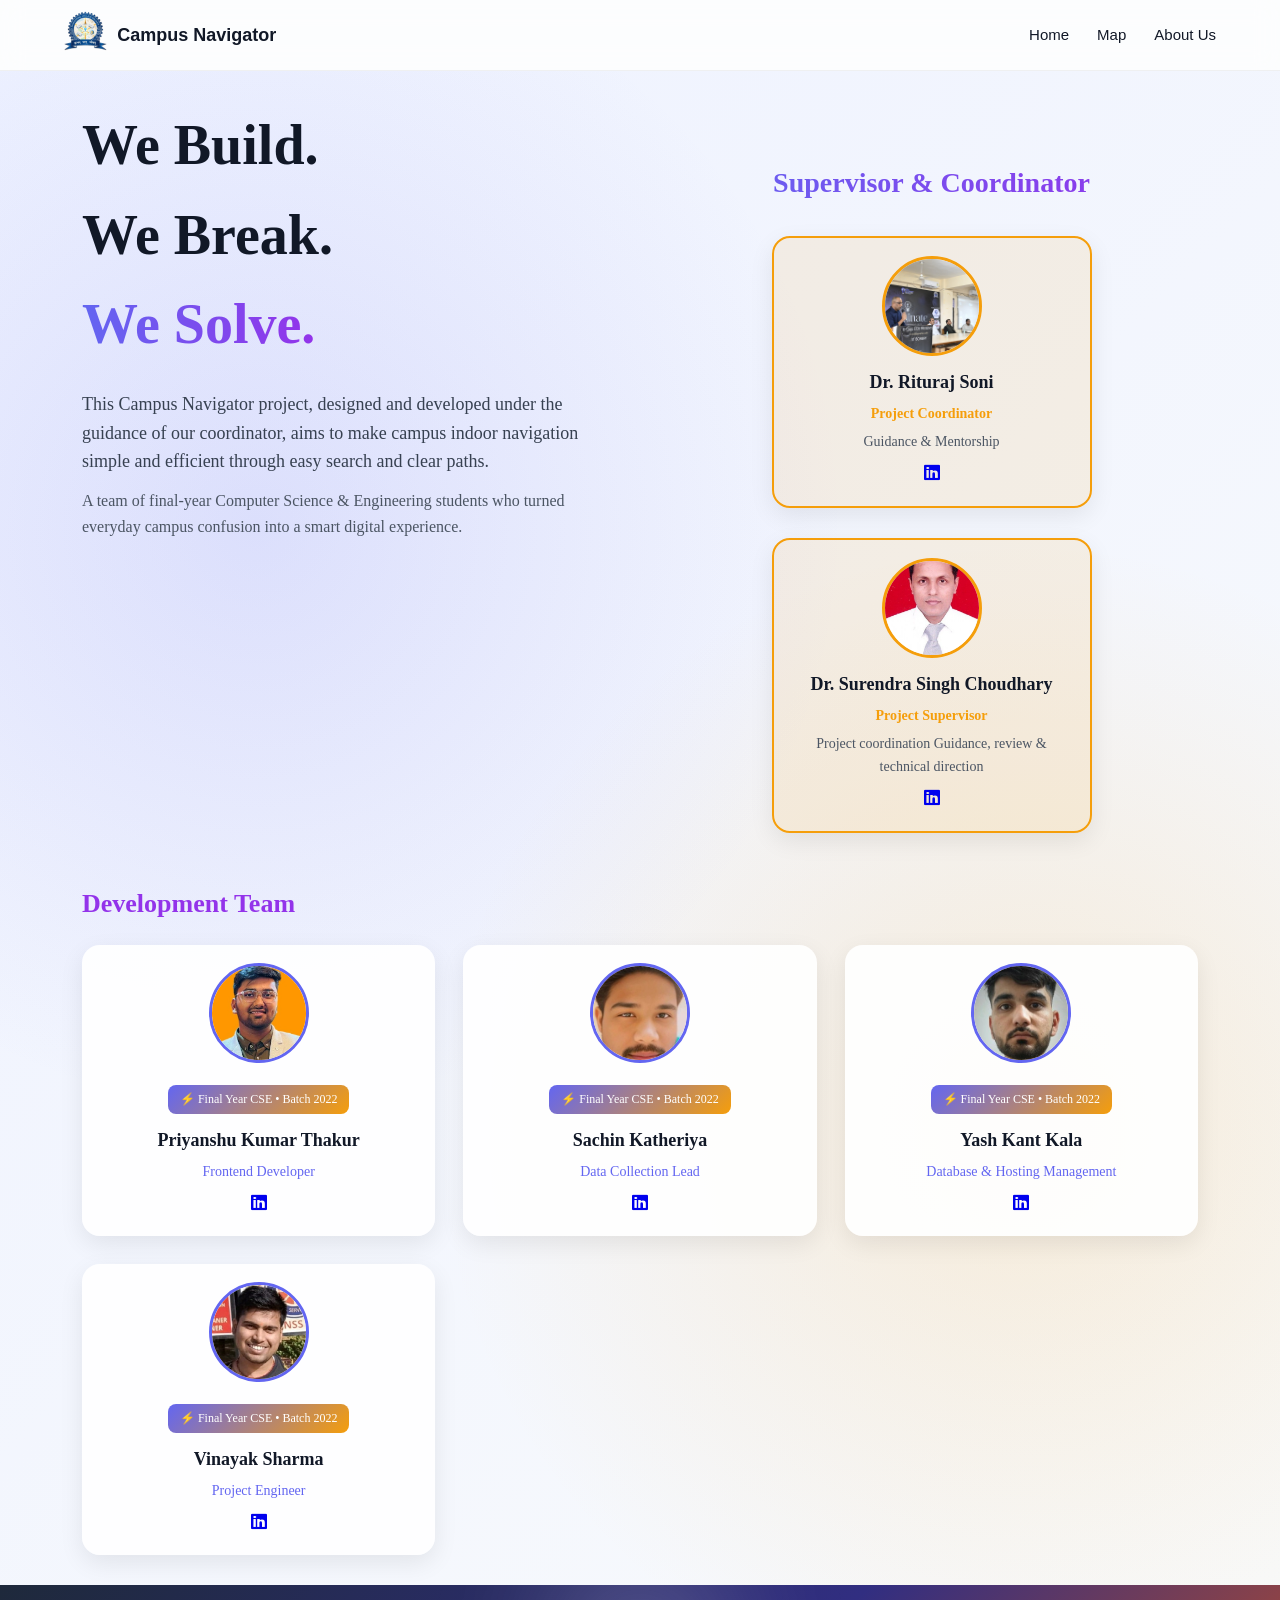
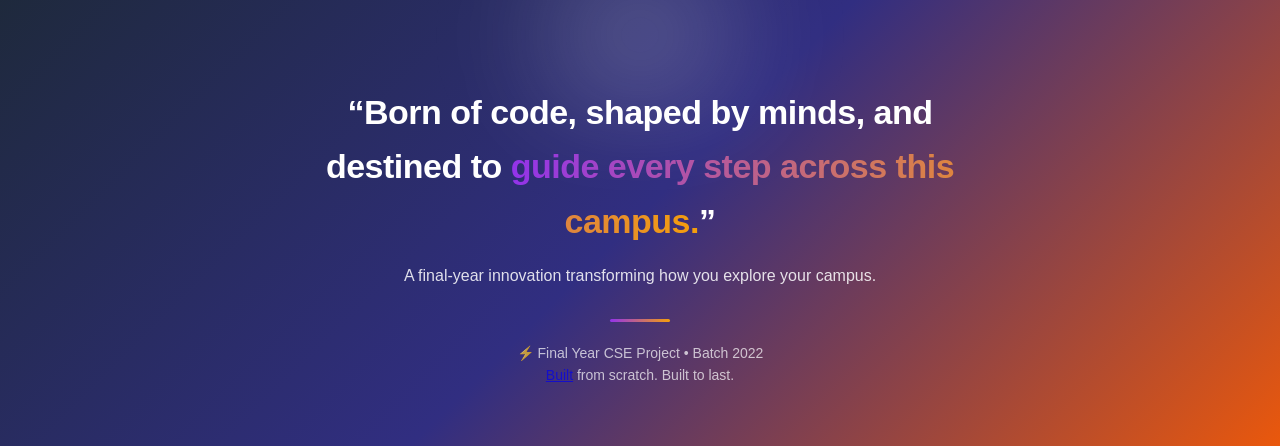
<file: aboutus.html>
<!DOCTYPE html>
<html lang="en">

<head>
  <meta charset="UTF-8">
  <meta name="viewport" content="width=device-width, initial-scale=1.0">
  <title>About Us</title>
  <link rel="icon" type="image/png" href="logo.png">
  <link rel="stylesheet" href="homestyle.css">
  <link rel="stylesheet" href="https://cdnjs.cloudflare.com/ajax/libs/font-awesome/6.5.0/css/all.min.css">
</head>

<body>
  <header class="header">
    <div class="container header-container">

      <div class="logo-section">
        <a href="home.html"><img src="logo.png" alt="College Logo" class="logo"></a>
        <span class="college-name">Campus Navigator</span>
      </div>

      <nav class="navbar">
        <a href="home.html">Home</a>
        <a href="maps.html">Map</a>
        <a href="aboutus.html" class="active">About Us</a>
      </nav>

    </div>
  </header>


<section class="about-dev">
  <div class="about-bg"></div>

  <div class="container about-wrapper">

    <!-- LEFT CONTENT -->
    <div class="about-content">
      <h1>
        We Build.<br>We Break.<br>
        <span><bold>We Solve.</bold></span>
      </h1>

      <p class="about-main">
        This Campus Navigator project, designed and developed under the guidance of our coordinator,
        aims to make campus indoor navigation simple and efficient through easy search and clear paths.
      </p>

      <p class="about-sub">
         A team of final-year Computer Science & Engineering students
        who turned everyday campus confusion into a smart digital experience.
      </p>
    </div>

<div class="about-guidance">

  <h2 class="section-title">Supervisor & Coordinator</h2>

  <div class="guidance-grid">

    <!-- SUPERVISOR -->
    <div class="team-card professor">
      <div class="team-img">
        <img src="Dr.riturajsoni.jpg" alt="Supervisor Name">
      </div>

      <div class="team-info">
        <h3> Dr. Rituraj Soni</h3>
        <p class="role">Project Coordinator</p>
        <p class="desc">Guidance & Mentorship</p>

        <div class="socials">
          <a href="https://www.linkedin.com/in/rituraj-soni-16180821/" target="_blank"> <i class="fa-brands fa-linkedin"></i></a>
        </div>
      </div>
    </div>

    <!-- COORDINATOR -->
    <div class="team-card professor">
      <div class="team-img">
        <img src="Dr.surendrachoudhary.jpg" alt="Coordinator Name">
      </div>

      <div class="team-info">
        <h3>Dr. Surendra Singh Choudhary</h3>
        <p class="role">Project Supervisor</p>
        <p class="desc">Project coordination Guidance, review & technical direction</p>

        <div class="socials">
          <a href="https://www.linkedin.com/in/dr-surendra-singh-choudhary-a286118a/" target="_blank"><i class="fa-brands fa-linkedin"></i></a>
        </div>
      </div>
    </div>

  </div>

</div>

    <!-- TEAM -->
    <div class="about-team">
      <h2>Development Team</h2>

      <div class="about-team-grid">

        <!-- MEMBER 1 -->
        <div class="team-card">
          <div class="team-img">
            <img src="priyanshu.jpg" alt="Priyanshu Kumar Thakur">
          </div>

          <div class="about-tag">⚡ Final Year CSE • Batch 2022</div>

          <div class="team-info">
            <h3>Priyanshu Kumar Thakur</h3>
            <p class="role">Frontend Developer</p>

            <div class="socials">
              <a href="https://www.linkedin.com/in/priyanshukumar28/" target="_blank"><i class="fa-brands fa-linkedin"></i></a>
            </div>
          </div>
        </div>

        <!-- MEMBER 2 -->
        <div class="team-card">
          <div class="team-img">
            <img src="sachin.jpg" alt="Sachin Katheriya">
          </div>

          <div class="about-tag">⚡ Final Year CSE • Batch 2022</div>

          <div class="team-info">
            <h3>Sachin Katheriya</h3>
            <p class="role">Data Collection Lead</p>

            <div class="socials">
              <a href="https://www.linkedin.com/in/sachin-katheriya-914168283/" target="_blank"><i class="fa-brands fa-linkedin"></i></a>
            </div>
          </div>
        </div>

        <!-- MEMBER 3 -->
        <div class="team-card">
          <div class="team-img">
            <img src="yash.jpg" alt="Yash Kant Kala">
          </div>

          <div class="about-tag">⚡ Final Year CSE • Batch 2022</div>

          <div class="team-info">
            <h3>Yash Kant Kala</h3>
            <p class="role">Database & Hosting Management</p>

            <div class="socials">
              <a href="https://www.linkedin.com/in/yash-kant-kala-191369295/" target="_blank"><i class="fa-brands fa-linkedin"></i></a>
            </div>
          </div>
        </div>

        <!-- MEMBER 4 -->
        <div class="team-card">
          <div class="team-img">
            <img src="vinayak.jpeg" alt="Vinayak Sharma">
          </div>

          <div class="about-tag">⚡ Final Year CSE • Batch 2022</div>

          <div class="team-info">
            <h3>Vinayak Sharma</h3>
            <p class="role">Project Engineer</p>


            <div class="socials">
              <a href="https://www.linkedin.com/in/vinayak-kumar-sharma" target="_blank"><i class="fa-brands fa-linkedin"></i></a>
            </div>
          </div>
        </div>

      </div>
    </div>

  </div>
</section>
  <footer class="creative-footer">
    <div class="footer-content">

      <h2 class="footer-quote">
        “Born of code, shaped by minds, and destined to <span class="footer-highlight">guide every step across this
          campus.</span>”
      </h2>

      <p class="footer-subtext">
        A final-year innovation transforming how you explore your campus.
      </p>

      <div class="footer-line"></div>

      <p class="footer-credit">
        ⚡ Final Year CSE Project • Batch 2022
        <br>
        <a href="www.github.com/vinayak-kumar-sharma/ecbmaps">Built</a> from scratch. Built to last.
      </p>

    </div>
  </footer>


</body>

</html>
</file>
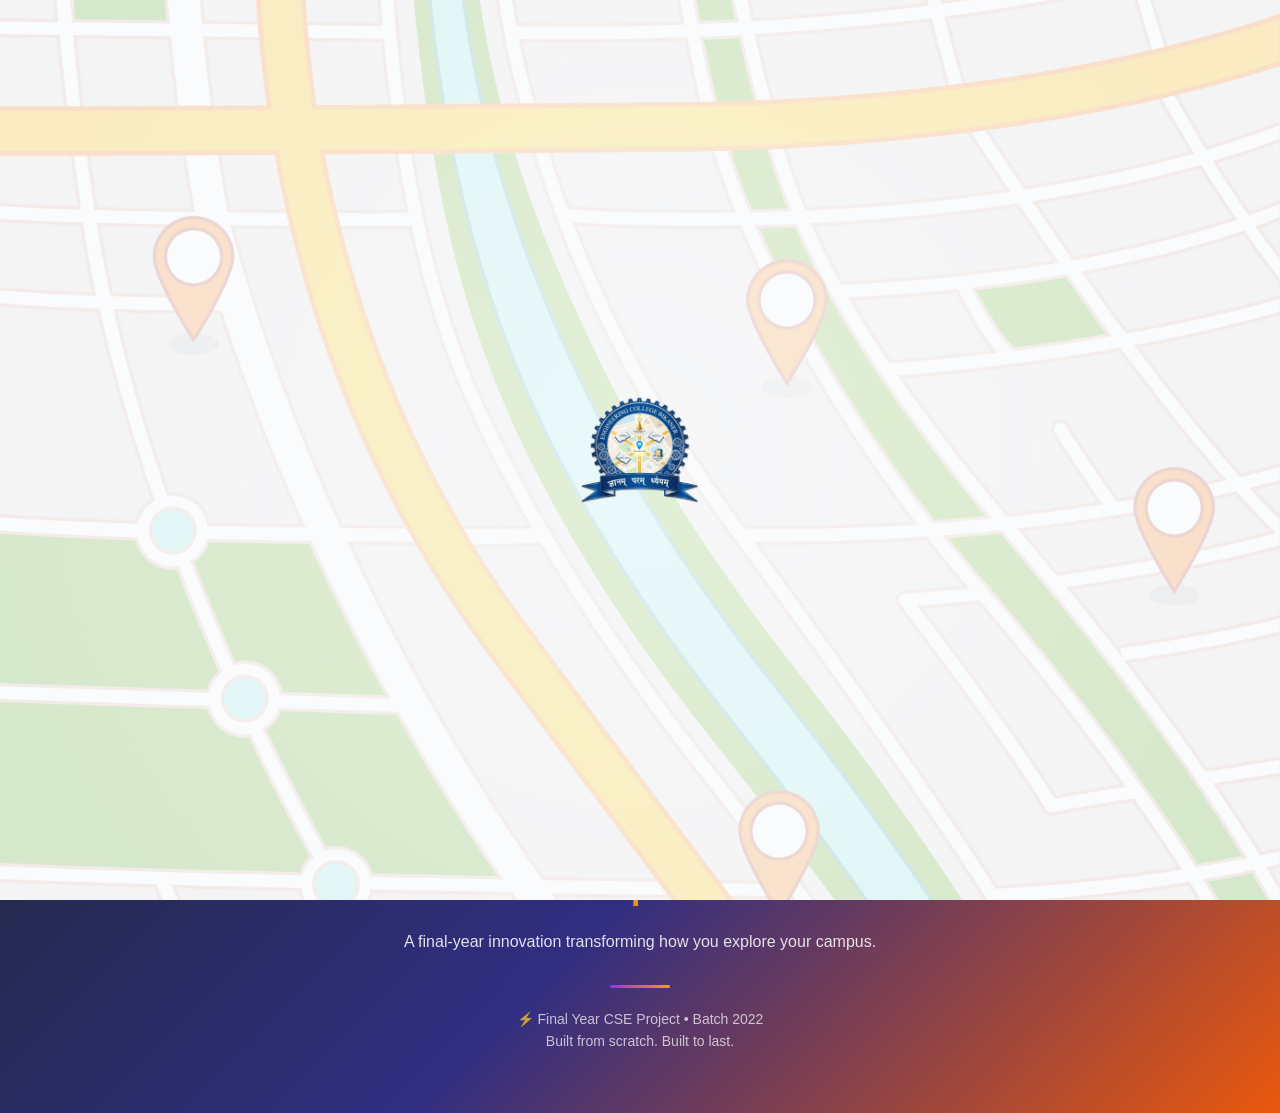
<file: home.html>
<!DOCTYPE html>
<html lang="en">
<head>
  <meta charset="UTF-8">
  <meta name="viewport" content="width=device-width, initial-scale=1.0">
  <title>Smart Campus Navigation</title>
  <link rel="icon" type="image/png" href="logo.png">
  <link rel="stylesheet" href="homestyle.css">
</head>
<style>
  /* ================= PRELOADER ================= */
  #preloader {
    position: fixed;
    inset: 0;
    display: flex;
    justify-content: center;
    align-items: center;
    z-index: 9999;
    background: url('pattern.jpg') no-repeat center center;
    background-size: cover;
  }

  #preloader::before {
    content: "";
    position: absolute;
    inset: 0;
    background-color: rgba(248, 250, 252, 0.75);
    z-index: 0;
  }

  .preloader-logo {
    width: 120px;
    /* adjust size */
    height: auto;
    animation: pulseLogo 1.5s infinite;
    z-index: 1;
    /* above the overlay */
  }

  /* Pulse animation */
  @keyframes pulseLogo {
    0% {
      transform: scale(1);
      opacity: 0.7;
    }

    50% {
      transform: scale(1.2);
      opacity: 1;
    }

    100% {
      transform: scale(1);
      opacity: 0.7;
    }
  }
</style>
<div id="preloader">
  <img src="logo.png" alt="College Logo" class="preloader-logo">
</div>

<script>
  // Hide preloader after page loads with minimum delay
  window.addEventListener('load', () => {
    const preloader = document.getElementById('preloader');
    const minDelay = 1500; // 1.5 seconds minimum

    // Wait for either the page load or the minimum delay
    setTimeout(() => {
      preloader.style.opacity = '0';
      preloader.style.transition = 'opacity 0.5s ease';
      setTimeout(() => {
        preloader.style.display = 'none';
      }, 500); // wait for fade out
    }, minDelay);
  });
</script>

<body>
  <header class="header">
    <div class="container header-container">

      <div class="logo-section">
        <a href="home.html"><img src="logo.png" alt="College Logo" class="logo"></a>
        <span class="college-name">Campus Navigator</span>
      </div>

      <nav class="navbar">
        <a href="home.html" class="active">Home</a>
        <a href="maps.html">Map</a>
        <a href="aboutus.html">About</a>
      </nav>

    </div>
  </header>
  <section class="hero">
    <div class="container hero-container">
      <div class="hero-left">
        <h1>SMART CAMPUS. ZERO CONFUSION.</h1>
        <p>
          Find any classroom, any floor —<br>
          no confusion, no stress… just
          <span class="highlight">smooth navigation</span>.
        </p>

        <div class="hero-buttons">
          <a href="maps.html" class="btn-primary">Start Navigation</a>
          <a href="aboutus.html" class="btn-secondary">Team</a>

        </div>
      </div>


      <div class="hero-right">

        <div class="map-card map-card-main">
          <img src="collegeboundary.png" alt="Campus Outdoor Map">
        </div>

        <div class="map-card map-card-top">
          <img src="firstfloor.png" alt="Ground Floor Map">
        </div>

        <div class="map-card map-card-bottom">
          <img src="mainfloor.png" alt="First Floor Map">
        </div>
        <div class="network">
          <!-- DOTS -->
          <span class="dot d1"></span>
          <span class="dot d2"></span>
          <span class="dot d3"></span>
          <span class="dot d4"></span>

        </div>
      </div>

    </div>
  </section>

  <footer class="creative-footer">
    <div class="footer-content">

      <h2 class="footer-quote">
        “Born of code, shaped by minds, and destined to <span class="footer-highlight">guide every step across this
          campus.</span>”
      </h2>

      <p class="footer-subtext">
        A final-year innovation transforming how you explore your campus.
      </p>

      <div class="footer-line"></div>

      <p class="footer-credit">
        ⚡ Final Year CSE Project • Batch 2022
        <br>
        Built from scratch. Built to last.
      </p>

    </div>
  </footer>


</body>

</html>
</file>
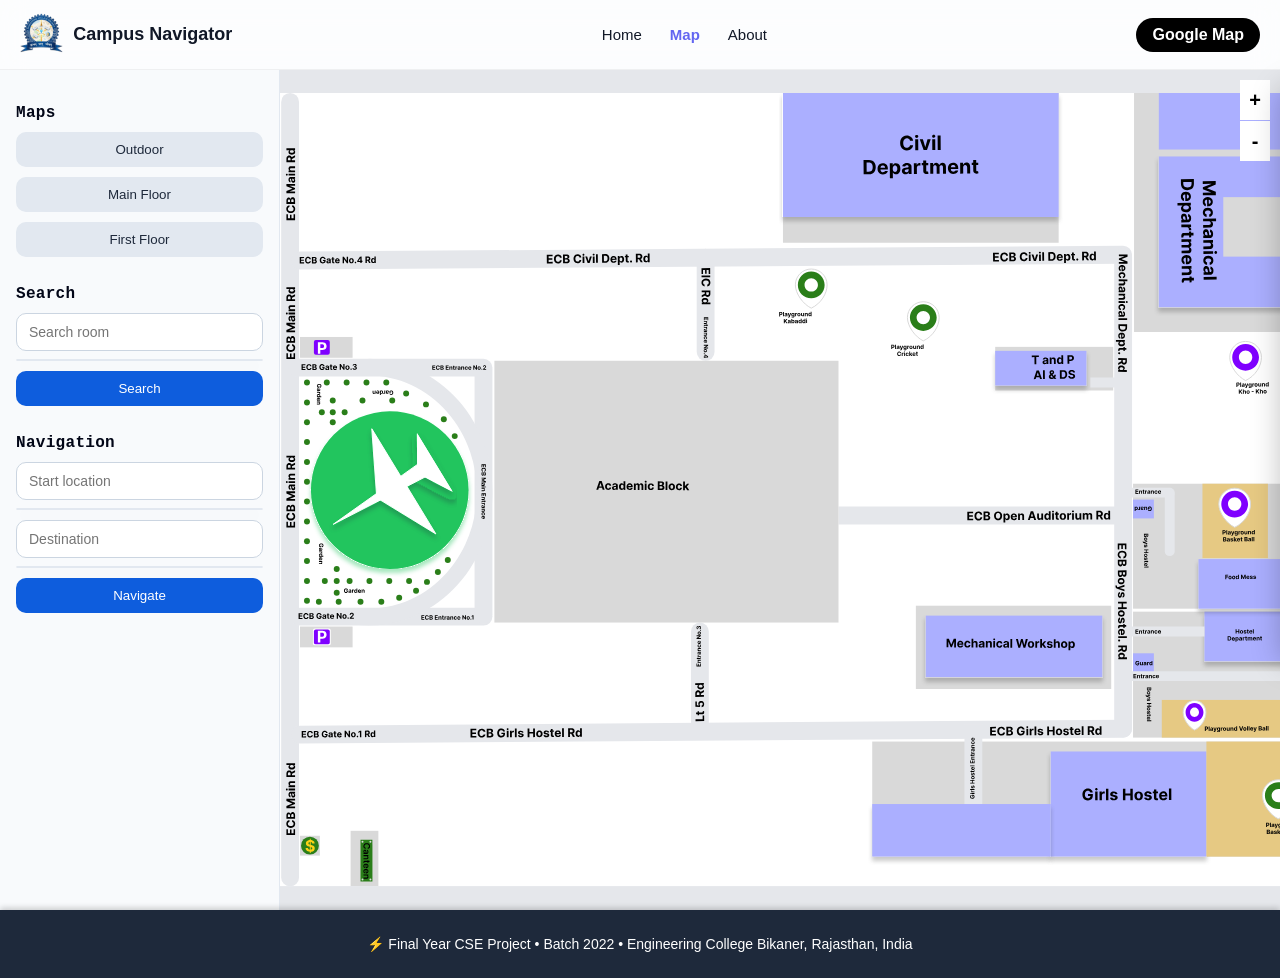
<file: maps.html>
<!DOCTYPE html>
<html lang="en">
<head>
  <meta charset="UTF-8">
  <title>Campus Navigator</title>
  <meta name="viewport" content="width=device-width, initial-scale=1.0">
   <link rel="icon" type="image/png" href="logo.png">
  <link rel="stylesheet" href="style.css">
  
</head>
<body>
<!-- HEADER -->
<header class="header">
  <div class="container header-container">

    <!-- Logo + College Name -->
    <div class="logo-section">
      <a href="home.html"><img src="logo.png" alt="College Logo" class="logo"></a>
        <span class="college-name">Campus Navigator</span>
    </div>

    <!-- Navigation -->
    <nav class="navbar">
      <a href="home.html" >Home</a>
      <a href="maps.html" class="active">Map</a>
      <a href="aboutus.html">About</a>
    </nav>

    <!-- Google Maps Button -->
    <a href="https://www.google.com/maps/place/Government+Engineering+College+Bikaner/@28.0599457,73.2921321,17z" 
       target="_blank" 
       class="map-btn">
       Google Map
    </a>

  </div>
</header>
  <!-- APP LAYOUT: sidebar + map -->
  <div class="app-layout">

    <!-- DESKTOP SIDEBAR (hidden on mobile) -->
    <aside class="sidebar">
      <h3>Maps</h3>
      <div class="map-buttons">
        <button onclick="loadMap('College(1).svg')">Outdoor</button>
        <button onclick="loadMap('MainFloor.svg')">Main Floor</button>
        <button onclick="loadMap('FirstFloor.svg')">First Floor</button>
      </div>

      <h3>Search</h3>
      <input id="searchInput" type="text" placeholder="Search room">
      <div class="suggestions"></div>
      <button onclick="searchPlace()">Search</button>

      <h3>Navigation</h3>
      <input id="startInput" type="text" placeholder="Start location">
      <div class="suggestions"></div>
      <input id="endInput" type="text" placeholder="Destination">
      <div class="suggestions"></div>
      <button onclick="navigate()">Navigate</button>
    </aside>
  <!-- MAP CONTAINER -->
<div class="map-container" id="mapContainer">
  <!-- Zoom controls on top-right -->
  <div class="zoom-controls">
    <button onclick="zoom(1)">+</button>
    <button onclick="zoom(-1)">-</button>
  </div>

  <!-- Mobile icons, only for screens < 800px -->
  <div class="mobile-icons">
    <button id="mobileFloor">🗺️</button>
    <button id="mobileSearch">🔍</button>
    <button id="mobileNavigate">🧭</button>
    
  </div>

  <!-- Hidden mobile drawer -->
  <aside class="mobile-nav" id="mobileNav">
    <!-- Close button -->
    <button class="close-btn" onclick="closeMobileNav()">✖</button>

    <!-- Mobile Search -->
    <div class="drawer-section" id="mobileSearchSection">
      <h3>Search Room</h3>
      <input id="mobileSearchInput" type="text" placeholder="Room name">
      <div class="suggestions"></div>
      <button onclick="submitMobileSearch()">Search</button>
    </div>

    <!-- Mobile Navigation -->
    <div class="drawer-section" id="mobileNavigateSection">
      <h3>Navigation</h3>
      <input id="mobileStartInput" type="text" placeholder="Start location">
      <div class="suggestions"></div>
      <input id="mobileEndInput" type="text" placeholder="Destination">
      <div class="suggestions"></div>
      <button onclick="submitMobileNavigate()">Navigate</button>
    </div>

    <!-- Mobile Floors -->
    <div class="drawer-section" id="mobileFloorSection">
      <h3>Maps</h3>
      <div class="mobile-maps">
        <button onclick="loadMap('College(1).svg'); closeMobileNav();">College Outdoor</button>
        <button onclick="loadMap('MainFloor.svg'); closeMobileNav();">Main Floor</button>
        <button onclick="loadMap('FirstFloor.svg'); closeMobileNav();">First Floor</button>
      </div>
      
    </div>
  </aside>

  <!-- SVG wrapper -->
  <div class="map-wrapper">
    <!-- JS injects SVG here -->
  </div>
</div>

  </div>

<footer class="compact-footer">
  <p>
    ⚡ Final Year CSE Project • Batch 2022 • 
    Engineering College Bikaner, Rajasthan, India
  </p>
</footer>
  <script src="script.js"></script>
</body>
</html>
</file>
<file: homestyle.css>
* {
  margin: 0;
  padding: 0;
  box-sizing: border-box;
}

body {
  font-family: "Segoe UI", sans-serif;
  background: #f8fafc;
  color: #111827;
  line-height: 1.6;
}

.container {
  width: 90%;
  max-width: 1270px;
  margin: auto;
}

.header {
  position: sticky;
  top: 0;
  z-index: 1000;

 
  background: rgba(255, 255, 255, 0.6);
  backdrop-filter: blur(12px);

  border-bottom: 1px solid rgba(0, 0, 0, 0.05);
}

.header-container {
  display: flex;
  justify-content: space-between;
  align-items: center;
  height: 70px;
}

/* LOGO */
.logo-section {
  display: flex;
  align-items: center;
  gap: 10px;
}

.logo {
  height: 40px;
}

.college-name {
  font-size: 18px;
  font-weight: 700;
  color: #111827;
}

.navbar {
  display: flex;
  gap: 28px;
}

.navbar a {
  position: relative;
  text-decoration: none;
  font-size: 15px;
  font-weight: 500;
  color: #111827;
  transition: 0.3s;
}


.navbar a::after {
  content: "";
  position: absolute;
  left: 0;
  bottom: -6px;
  width: 0%;
  height: 2px;
  background: linear-gradient(90deg, #6366f1, #f59e0b);
  transition: 0.3s;
}

.navbar a:hover::after {
  width: 100%;
}


.navbar a:hover {
  color: #6366f1;
}


@media (max-width: 800px) {
  .navbar {
    display: none;
  }
}

.hero {
  padding: 40px 0;
  position: relative;
  overflow: hidden;

  background:
    radial-gradient(
      circle at 20% 30%,
      rgba(255, 153, 0, 0.25),
      transparent 40%
    ),
    radial-gradient(
      circle at 80% 70%,
      rgba(139, 92, 246, 0.25),
      transparent 40%
    ),
    linear-gradient(135deg, #eef2ff, #f8fafc);
}

.hero::before {
  content: "";
  position: absolute;
  inset: 0;
  background: radial-gradient(
    circle at center,
    rgba(255, 255, 255, 0.4),
    transparent 60%
  );
  z-index: 0;
}

.hero-container {
  position: relative;
  z-index: 1;
  display: flex;
  align-items: center;
  justify-content: space-between;
  gap: 60px;
}

.hero-left {
  flex: 1;
}

.hero-left h1 {
  font-size: 64px;
  font-weight: 800;
  line-height: 1.1;
  margin-bottom: 20px;

  background: linear-gradient(90deg, #4f46e5, #9333ea, #f59e0b);
  -webkit-background-clip: text;
  -webkit-text-fill-color: transparent;
}

.hero-left p {
  font-family: "Outfit", sans-serif;
  font-size: 18px;
  letter-spacing: 0.3px;
  color: #808183;
  margin-bottom: 30px;
  max-width: 560px;
  padding-left: 14px;
}
.highlight {
  font-weight: 600;
  background: linear-gradient(90deg, #9333ea, #f59e0b);
  -webkit-background-clip: text;
  -webkit-text-fill-color: transparent;
}

.btn-primary {
  background: linear-gradient(135deg, #6366f1, #9333ea);
  color: white;
  padding: 14px 26px;
  border-radius: 18px;
  font-size: 17px;
  font-weight: 600;
  transition: 0.3s;
  box-shadow: 0 8px 20px rgba(99, 102, 241, 0.3);
  text-decoration: none;
  transition:
    transform 0.2s ease,
    box-shadow 0.25s ease,
    background-color 0.2s ease;
}

.btn-primary:hover {
  transform: translateY(-5px);
  background-color: #9333ea;
  box-shadow: 0 8px 20px rgba(147, 51, 234, 0.35);
}

.btn-primary:active {
  transform: translateY(0);
  box-shadow: 0 3px 8px rgba(0, 0, 0, 0.2);
}
.btn-secondary {
  display: inline-flex;
  align-items: center;
  justify-content: center;

  padding: 12px 24px;
  border-radius: 16px;

  font-size: 15px;
  font-weight: 700;

  color: #4f46e5;
  text-decoration: none;

  background: rgba(99, 102, 241, 0.08);
  border: 2px solid #6366f1;

  letter-spacing: 0.3px;

  box-shadow: 0 4px 10px rgba(99, 102, 241, 0.15);

  transition:
    transform 0.2s ease,
    box-shadow 0.25s ease,
    background 0.25s ease,
    color 0.2s ease;
}
.btn-secondary:hover {
  background: linear-gradient(135deg, #6366f1, #9333ea);
  color: white;

  transform: translateY(-3px) scale(1.02);
  box-shadow: 0 12px 28px rgba(99, 102, 241, 0.45);
}
.btn-secondary:active {
  transform: scale(0.94);
  box-shadow: 0 4px 10px rgba(0, 0, 0, 0.25);
}
.hero-right {
  flex: 1;
  position: relative;
  height: 500px;
  overflow: hidden;
}

.map-card {
  position: absolute;
  width: clamp(160px, 22vw, 260px);
  height: clamp(110px, 15vw, 180px);
  border-radius: 16px;
  overflow: hidden;
  background: rgba(255, 255, 255, 0.7);
  backdrop-filter: blur(10px);

  transition: all 0.3s ease;
}

.map-card img {
  width: 100%;
  height: 100%;
  object-fit: cover;
}

.map-card-main {
  top: 50%;
  left: 50%;
  transform: translate(-50%, -50%) rotate(-2deg);
  z-index: 3;
}


.map-card-top {
  top: 10%;
  left: 50%;
  transform: translate(-65%, 0) rotate(-8deg);
  z-index: 2;
}


.map-card-bottom {
  bottom: 12%;
  left: 50%;
  transform: translate(-35%, 0) rotate(8deg);
  z-index: 1;
}

.map-card:hover {
  transform: scale(1.05) rotate(0deg);
  z-index: 5;
}

@media (max-width: 1000px) {
  .hero-left h1 {
    font-size: 48px;
  }

  .hero-right {
    height: 420px;
  }
}

/* Mobile */
@media (max-width: 800px) {
  .navbar {
    display: none;
  }

  .hero-left h1 {
    font-size: 34px;
  }

  .hero-left p {
    font-size: 16px;
  }

  .hero-buttons {
    flex-direction: column;
    align-items: flex-start;
  }

  .hero-right {
    height: 320px;
  }

  .map-card-top {
    top: 10%;
  }

  .map-card-bottom {
    bottom: 10%;
  }
}
@media (max-width: 800px) {
  .navbar {
    display: none;
  }

  .hero-container {
    flex-direction: column;
    text-align: center;
  }

  .hero-buttons {
    justify-content: center;
  }

  .hero-right {
    width: 100%;
    max-width: 400px;
    margin: auto;
  }
}

.creative-footer {
  position: relative;
  padding: 100px 20px 60px;
  text-align: center;
  overflow: hidden;

  background: linear-gradient(135deg, #1e293b, #312e81, #ea580c);
  color: white;
}

/* SOFT GLOW */
.creative-footer::before {
  content: "";
  position: absolute;
  top: -50px;
  left: 50%;
  transform: translateX(-50%);
  width: 400px;
  height: 200px;
  background: radial-gradient(
    circle,
    rgba(255, 255, 255, 0.2),
    transparent 70%
  );
  filter: blur(40px);
}

.footer-content {
  position: relative;
  z-index: 1;
  max-width: 700px;
  margin: auto;
}


.footer-quote {
  font-size: 34px;
  font-weight: 700;
  margin-bottom: 15px;
  letter-spacing: -0.5px;
}

.footer-subtext {
  font-size: 16px;
  opacity: 0.85;
  margin-bottom: 30px;
}


.footer-line {
  width: 60px;
  height: 3px;
  margin: 20px auto;
  background: linear-gradient(90deg, #9333ea, #f59e0b);
  border-radius: 10px;
}

.footer-credit {
  font-size: 14px;
  opacity: 0.7;
}

@media (max-width: 800px) {
  .footer-quote {
    font-size: 24px;
  }

  .footer-subtext {
    font-size: 14px;
  }
}

.network {
  position: absolute;
  inset: 0;
  z-index: 2;
  pointer-events: none;
}

.dot {
  position: absolute;
  width: 10px;
  height: 10px;
  background: #f59e0b;
  border-radius: 50%;

  box-shadow:
    0 0 10px #f59e0b,
    0 0 20px #f59e0b;

  animation: pulse 1.5s infinite;
}

.d1 {
  top: 50%;
  left: 20%;
}
.d2 {
  top: 20%;
  left: 50%;
}
.d3 {
  top: 50%;
  right: 20%;
}
.d4 {
  bottom: 20%;
  left: 50%;
}

@keyframes pulse {
  0%,
  100% {
    transform: scale(1);
  }
  50% {
    transform: scale(1.6);
  }
}
.footer-highlight {
  background: linear-gradient(90deg, #9333ea, #f59e0b);
  -webkit-background-clip: text;
  -webkit-text-fill-color: transparent;
  font-weight: 800;
}


.about-dev {
  position: relative;
  padding: 30px 20px;
  background: linear-gradient(135deg, #eef2ff, #f8fafc);
  overflow: hidden;
  font-family:Georgia, 'Times New Roman', Times, serif;
}

.about-bg {
  position: absolute;
  inset: 0;
  background:
    radial-gradient(circle at 20% 30%, rgba(99,102,241,0.15), transparent 40%),
    radial-gradient(circle at 80% 70%, rgba(245,158,11,0.15), transparent 40%);
  z-index: 0;
}


.about-wrapper {
  position: relative;
  z-index: 1;

  max-width: 1200px;
  margin: auto;

  display: grid;
  grid-template-columns: 1fr 1fr;
  gap: 50px;
  align-items: start;
}

.about-content h1 {
  font-size: 56px;
  font-weight: 800;
  margin-bottom: 20px;
}

.about-content h1 span {
  background: linear-gradient(90deg, #6366f1, #9333ea);
  -webkit-background-clip: text;
  -webkit-text-fill-color: transparent;
}

.about-main {
  font-size: 18px;
  color: #374151;
  margin-bottom: 12px;
}

.about-sub {
  font-size: 16px;
  color: #4b5563;
}

/* ================= SECTION ================= */
.about-guidance {
  margin-top: 60px;
  text-align: center;
}

/* TITLE */
.section-title {
  font-size: 28px;
  font-weight: 800;
  margin-bottom: 30px;

  background: linear-gradient(90deg, #6366f1, #9333ea);
  -webkit-background-clip: text;
  -webkit-text-fill-color: transparent;
}

/* GRID */
.guidance-grid {
  display: grid;
  grid-template-columns: repeat(auto-fit, minmax(260px, 320px));
  justify-content: center; /* 🔥 center cards */
  gap: 30px;
}

/* CARD SPECIAL STYLE */
.about-guidance .team-card {
  border: 2px solid #f59e0b;
  background: rgba(245,158,11,0.08);

  transition: 0.3s ease;
}

.about-guidance .team-card:hover {
  transform: translateY(-10px) scale(1.03);

  box-shadow: 
    0 20px 50px rgba(0,0,0,0.15),
    0 0 0 2px rgba(245,158,11,0.3);
}

/* IMAGE */
.about-guidance .team-img {
  border-color: #f59e0b;
}

/* ROLE COLOR */
.about-guidance .role {
  color: #f59e0b;
  font-weight: 600;
}

/* ================= RESPONSIVE ================= */
@media (max-width: 600px) {

  .section-title {
    font-size: 22px;
  }

  .guidance-grid {
    grid-template-columns: 1fr;
    gap: 20px;
  }

}

/* ========================= */
/* TEAM */
/* ========================= */
.about-team {
  grid-column: span 2;
}

.about-team h2 {
  font-size: 26px;
  margin-bottom: 20px;
  color: #9333ea;
}

/* GRID (IMPROVED) */
.about-team-grid {
  display: grid;
  grid-template-columns: repeat(auto-fit, minmax(260px, 1fr));
  gap: 28px;
  align-items: stretch;
}

/* ========================= */
/* CARD */
/* ========================= */
.team-card {
  background: rgba(255,255,255,0.92);
  border-radius: 18px;

  padding: 18px;

  display: flex;
  flex-direction: column;
  align-items: center;

  height: 100%;

  box-shadow: 0 8px 25px rgba(0,0,0,0.08);

  transition: 
    transform 0.25s ease,
    box-shadow 0.25s ease;
}

.team-card:hover {
  transform: translateY(-10px) scale(1.02);
  box-shadow: 
    0 20px 50px rgba(0,0,0,0.15),
    0 0 0 1px rgba(99,102,241,0.1);
}

/* ========================= */
/* IMAGE */
/* ========================= */
.team-img {
  width: 100px;
  height: 100px;

  border-radius: 50%;
  overflow: hidden;

  margin-bottom: 12px;

  border: 3px solid #6366f1;

  transition: 0.3s ease;
}

.team-card:hover .team-img {
  transform: scale(1.08);
  border-color: #9333ea;
}

.team-img img {
  width: 100%;
  height: 100%;
  object-fit: cover;
}

/* ========================= */
/* TEXT */
/* ========================= */
.team-info {
  display: flex;
  flex-direction: column;
  gap: 6px;
  align-items: center;
}

.team-info h3 {
  font-size: 18px;
  font-weight: 700;
}

.role {
  font-size: 14px;
  color: #6366f1;
}

.desc {
  font-size: 14px;
  color: #4b5563;
}

/* ========================= */
/* TAG */
/* ========================= */
.about-tag {
  margin: 10px 0 12px;

  padding: 5px 12px;
  font-size: 12px;

  border-radius: 8px;

  background: linear-gradient(135deg, #6366f1, #f59e0b);
  color: white;

  font-weight: 500;
}

/* ========================= */
/* SOCIAL */
/* ========================= */
.socials a {
  font-size: 18px;
  margin: 0 6px;
  text-decoration: none;
  transition: 0.2s;
}

.socials a:hover {
  transform: scale(1.2);
  color: #f59e0b;
}

/* ========================= */
/* PROFESSOR */
/* ========================= */
.team-card.professor {
  border: 2px solid #f59e0b;
  background: rgba(245,158,11,0.1);
}

/* ========================= */
/* TABLET */
/* ========================= */
@media (max-width: 1000px) {
  .about-wrapper {
    grid-template-columns: 1fr;
    text-align: center;
  }

  .about-team {
    grid-column: span 1;
  }

  .about-content h1 {
    font-size: 36px;
  }

  .about-team-grid {
    grid-template-columns: repeat(2, 1fr);
  }
}

/* ========================= */
/* MOBILE */
/* ========================= */
@media (max-width: 600px) {
  .about-dev {
    padding: 60px 15px;
  }

  .about-content h1 {
    font-size: 30px;
  }

  .about-main {
    font-size: 15px;
  }

  .about-sub {
    font-size: 14px;
  }

  .about-team-grid {
    grid-template-columns: 1fr;
    gap: 20px;
  }

  .team-img {
    width: 85px;
    height: 85px;
  }

  .team-info h3 {
    font-size: 16px;
  }

  .role,
  .desc {
    font-size: 12px;
  }
}
</file>
<file: style.css>
* { box-sizing: border-box; }
body {
  margin: 0; font-family: 'Segoe UI', sans-serif;
  background: #f8fafc; color: #111827; overflow-x: hidden;
}
h3 { margin: 10px 0 5px; font-weight: 600; }
button { cursor: pointer; }
.header {
  position: sticky;
  top: 0;
  z-index: 1000;
  width: 100%;
  height: 70px;
  display: flex;
  align-items: center;
  padding: 0 20px;
  background: rgba(255, 255, 255, 0.6);
  backdrop-filter: blur(12px);
  border-bottom: 1px solid rgba(0,0,0,0.05);
}

.header-container {
  display: flex;
  justify-content: space-between;
  align-items: center;
  width: 100%;
  gap: 15px;
}

.logo-section {
  display: flex;
  align-items: center;
  gap: 10px;
}

.logo {
  height: 40px;
}

.college-name {
  font-size: 18px;
  font-weight: 700;
  color: #111827;
}

.navbar {
  display: flex;
  gap: 28px;
}

.navbar a {
  position: relative;
  text-decoration: none;
  font-size: 15px;
  font-weight: 500;
  color: #111827;
  transition: 0.3s;
}

.navbar a::after {
  content: "";
  position: absolute;
  left: 0;
  bottom: -6px;
  width: 0%;
  height: 2px;
  background: linear-gradient(90deg, #6366f1, #f59e0b);
  transition: 0.3s;
}

.navbar a:hover::after {
  width: 100%;
}

.navbar a:hover {
  color: #6366f1;
}

.navbar a.active {
  color: #6366f1;
  font-weight: 600;
}

.map-btn {
  padding: 8px 16px;
  background: black;
  color: white;
  font-weight: 600;
  border-radius: 22px;
  text-decoration: none;
  transition: transform 0.2s, box-shadow 0.3s;

  display: inline-flex;         
  align-items: center;
  justify-content: center;

  white-space: nowrap;          
}

.map-btn:hover {
  transform: translateY(-2px);
  box-shadow: 0 6px 15px rgba(18, 18, 19, 0.3);
}

@media (max-width: 900px) {
  .navbar {
    display: none;
  }
}

@media (max-width: 600px) {
  .header-container {
    display: flex;
    flex-direction: row;
    justify-content: space-between; 
    align-items: center;
  }

  .map-btn {
    width: auto; 
    text-align: right;
    flex-shrink: 0;   
    font-size: 14px;  
    padding: 6px 12px;
  
  }

  .navbar {
    display: none; 
  }
}

.app-layout {
  display: flex; height: calc(100vh - 60px);
}

.sidebar {
  width: 280px;
  padding: 16px;
  background: #f8fafc;
  border-right: 1px solid #e2e8f0;
  overflow-y: auto;
  font-family: system-ui, sans-serif;
}
.sidebar h3 {
  font-size: 16px;      
  font-weight: 700;      
  color: #020617;         
  margin: 18px 0 10px;    
  letter-spacing: 0.3px;  
  font-family:'Courier New', Courier, monospace;
}

.sidebar input {
  width: 100%;
  padding: 10px 12px;
  margin-bottom: 8px;

  border-radius: 10px;
  border: 1px solid #cbd5e1;
  background: white;

  font-size: 14px;
  outline: none;

  transition: all 0.2s ease;
}

.sidebar input:focus {
  border-color: #3b82f6;
  box-shadow: 0 0 0 3px rgba(59,130,246,0.15);
}

.sidebar button {
  width: 100%;
  padding: 10px;
  margin-bottom: 10px;

  border-radius: 10px;
  border: none;

  background: #0e5ddd;
  color: white;
  font-weight: 500;

  cursor: pointer;
  transition: all 0.2s ease;
}

.sidebar button:hover {
  background: #2563eb;
  transform: translateY(-1px);
}

.sidebar button:active {
  transform: scale(0.97);
}

.map-buttons button {
  background: #e2e8f0;
  color: #1e293b;
}

.map-buttons button:hover {
  background: #cbd5e1;
}


.suggestions {
  background: white;
  border: 1px solid #e2e8f0;
  border-radius: 10px;
  margin-bottom: 10px;

  box-shadow: 0 6px 15px rgba(0,0,0,0.05);
  overflow: hidden;
}

.suggestion {
  padding: 10px 12px;
  font-size: 14px;
  cursor: pointer;

  transition: background 0.15s ease;
}

.suggestion:hover {
  background: #f1f5f9;
}



.map-container {
  flex: 1; position: relative; display: flex;
  justify-content: center; align-items: center;
  background: #e5e7eb; overflow: hidden;
}
.map-wrapper {
  width: 100%; height: 100%;
  display: block; overflow: hidden;
}
.map-container svg { width: 100%; height: 100%; display: block;  cursor: grab;}
.map-container svg:active {
  cursor: grabbing;
}

/* ================= ZOOM CONTROLS ================= */
.zoom-controls {
  position: absolute; top: 10px; right: 10px;
  display: flex; flex-direction: column; gap: 1px;
  z-index: 1000;
}
.zoom-controls button {
  width: 30px; height: 40px; font-size: 20px; font-weight: 600;
  border: none; background: white; color: black;
}
.zoom-controls button:hover { background: rgb(108, 107, 107); }

.route-path {
  fill: none; stroke: #2563eb; stroke-width: 6;
  stroke-linecap: round; stroke-linejoin: round;
  stroke-dasharray: 1 20;
  filter: drop-shadow(0 0 6px #60a5fa) drop-shadow(0 0 12px #60a5fa);
  animation: dashFlow 1.1s linear infinite, pulseGlow 2s ease-in-out infinite;
}
@keyframes dashFlow { to { stroke-dashoffset: -60; } }
@keyframes pulseGlow { 0%,100%{filter: drop-shadow(0 0 4px #60a5fa);} 50%{filter: drop-shadow(0 0 14px #60a5fa);} }

.mobile-icons {
  display: none;
  position: absolute; bottom: 20px; right: 15px;
  flex-direction: column; gap: 5px;
  z-index: 2000;
}
.mobile-icons button {
  width: 50px; height: 50px; font-size: 24px;font-weight: 600;
  border-radius: 50%; border: none;  
  box-shadow: 0 4px 12px rgba(0,0,0,0.2);
}
.mobile-icons button:hover { background: #2563eb; }

/* ================= MOBILE DRAWER ================= */
.mobile-nav {
  position: fixed; top: 75px; right: -1px;
  width: 280px; max-width: 90%; height: calc(100% - 36%);
  background: #f8fafc; color: #111827;
  padding: 20px; border-radius: 12px;
  box-shadow: 0 12px 30px rgba(0,0,0,0.25);
  transform: translateX(100%);
  transition: transform 0.3s ease;
  z-index: 3000;
  overflow-y: auto;
}
.mobile-maps {
  display: flex;
  flex-direction: column;
  gap: 30px;
  margin-top: 50px;
}
.mobile-nav.open { transform: translateX(0); }
.mobile-nav .close-btn {
  float: right; background: #ef4444; color: white;
  border: none; font-size: 18px; padding: 6px 12px;
  border-radius: 8px; cursor: pointer;
}
.drawer-section { display: none; margin-top: 20px; }
.drawer-section input {
  width: 100%; padding: 8px; margin-bottom: 10px;
  border-radius: 6px; border: 1px solid #cbd5e1;
}
.drawer-section button {
  width: 100%; padding: 8px 0;
  border-radius: 8px; border: none; background: #3b82f6; color: white;
}
.drawer-section button:hover { background: #2563eb; }

@media (max-width: 800px) {
  .sidebar { display: none; }
  .mobile-icons { display: flex; }
    /* .map-container {
    overflow: hidden; 
  }

  .map-wrapper {
    overflow: auto;              
    width: 100%;
    height: 100%;

    touch-action: pan-x pan-y;   
    -webkit-overflow-scrolling: touch;
  } */

}

.compact-footer {
  background: #1e293b;
  color: white;
  padding: 12px 20px;
  text-align: center;
  font-size: 14px;
  font-weight: 500;
  position: relative;
  z-index: 10;
  box-shadow: 0 -2px 6px rgba(0,0,0,0.2);
}

.compact-footer a {
  color: #f59e0b;
  text-decoration: none;
  transition: 0.3s;
}

.compact-footer a:hover {
  color: #ffffff;
  text-decoration: underline;
}

/* RESPONSIVE */
@media (max-width: 600px) {
  .compact-footer {
    font-size: 12px;
    padding: 10px 15px;
  }
}
</file>
